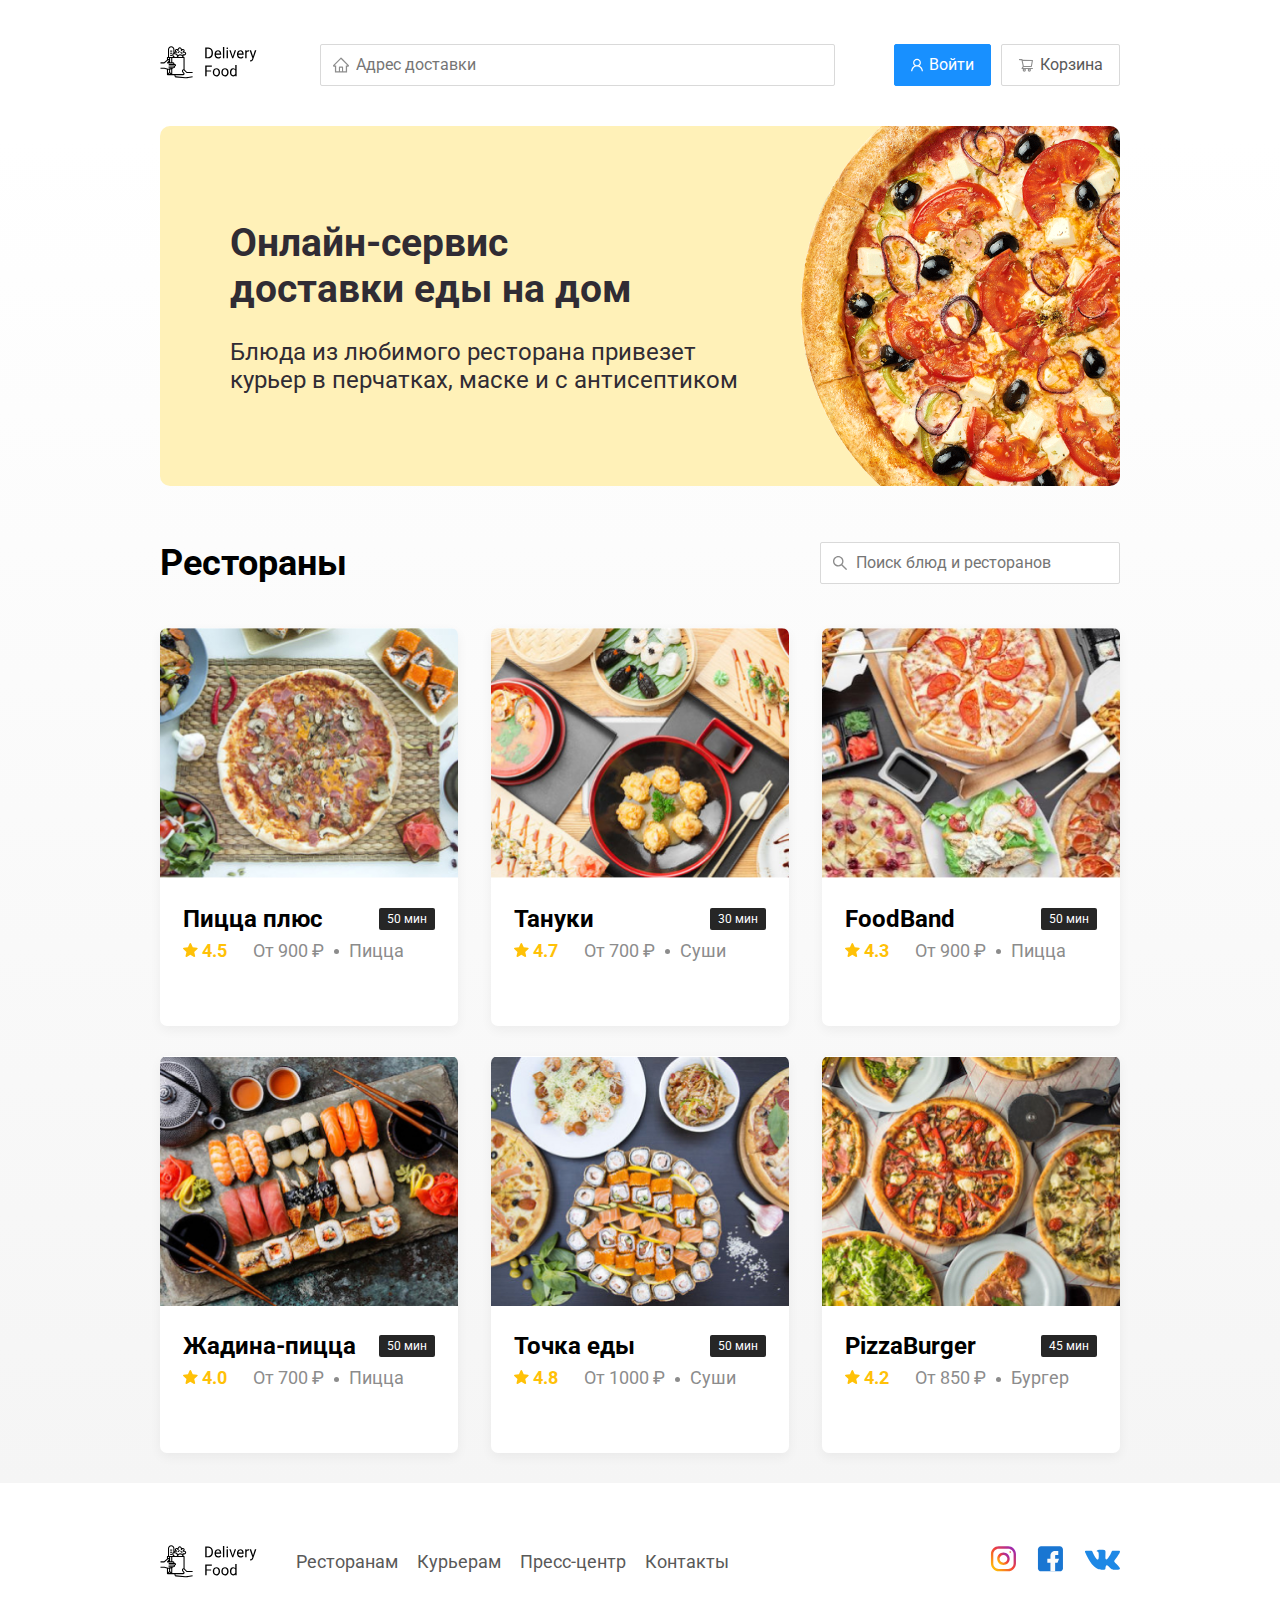
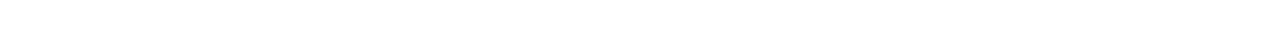
<file: index.html>
<!DOCTYPE html>
<html lang="ru">
<head>
	<meta charset="utf-8">
	<meta name="viewport" content="width-device-width, initial-scale=1.0">
	<title>Delivery Food - доставка еды на дом</title>
	<link href="https://fonts.googleapis.com/css2?family=Roboto:wght@400;700&display=swap" rel="stylesheet">
	<link rel="stylesheet" href="css/normalize.css"> 
	<link rel="stylesheet" href="css/style.css">
</head>
<body>
	<div class="container">
		<header class="header">
			<a href="index.html" class="logo"><img src="img/logo.svg" alt="logo"></a>
			
			<input type="text" class="input input-addres" placeholder="Адрес доставки">
			<div class="buttons">
				<button class="button button-primary">
					<img src="img/user.svg" alt="user" class="button-icon">
					<span class="button-text">Войти</span>
				</button>
				<button class="button" id="cart-button">
					<img src="img/shopping-cart.svg" alt="shopping cart" class="button-icon">
					<span class="button-text">Корзина</span>  
				</button>
			</div>
		</header>
	</div>

	<main class="main">
		<div class="container">
			<section class="promo">
			<h1 class="promo-title">Онлайн-сервис<br>доставки еды на дом</h1>
			<p class="promo-text">
				Блюда из любимого ресторана привезет курьер в перчатках, маске и с антисептиком
			</p>	
		</section>

		<section class="restaurantas">
			<div class="section-heading">
				<h2 class="section-title">Рестораны</h2>
				<input type="" class="input input-search" placeholder="Поиск блюд и ресторанов">
			</div>
			<div class="cards">
				<a href="restaurant.html" class="card">
					<img src="img/card-pizza+.jpg" class="card-img">
					<div class="card-text">
						<div class="card-heading">
							<h3 class="card-title">Пицца плюс</h3>
							<span class="card-tag tag">50 мин</span>
						</div>
						<div class="card-info">
							<div class="raiting">
								<img src="img/star.svg" alt="raiting" class="raiting-star">
								4.5
							</div>
							<div class="price">От 900 ₽</div>
							<div class="category">Пицца</div>
						</div>	
					</div>
				</a>
				<a href="restaurant.html" class="card">
					<img src="img/card-tanuki.jpg" class="card-img">
					<div class="card-text">
						<div class="card-heading">
							<h3 class="card-title">Тануки</h3>
							<span class="card-tag tag">30 мин</span>
						</div>
						<div class="card-info">
							<div class="raiting">
								<img src="img/star.svg" alt="raiting" class="raiting-star">
								4.7
							</div>
							<div class="price">От 700 ₽</div>
							<div class="category">Суши</div>
						</div>	
					</div>
				</a>
				<a href="restaurant.html" class="card">
					<img src="img/card-foodband.jpg" class="card-img">
					<div class="card-text">
						<div class="card-heading">
							<h3 class="card-title">FoodBand</h3>
							<span class="card-tag tag">50 мин</span>
						</div>
						<div class="card-info">
							<div class="raiting">
								<img src="img/star.svg" alt="raiting" class="raiting-star">
								4.3
							</div>
							<div class="price">От 900 ₽</div>
							<div class="category">Пицца</div>
						</div>	
					</div>
				</a>
				<a href="restaurant.html" class="card">
					<img src="img/card-zadina.jpg" class="card-img">
					<div class="card-text">
						<div class="card-heading">
							<h3 class="card-title">Жадина-пицца</h3>
							<span class="card-tag tag">50 мин</span>
						</div>
						<div class="card-info">
							<div class="raiting">
								<img src="img/star.svg" alt="raiting" class="raiting-star">
								4.0
							</div>
							<div class="price">От 700 ₽</div>
							<div class="category">Пицца</div>
						</div>	
					</div>
				</a>
				<a href="restaurant.html" class="card">
					<img src="img/card-tochka.jpg" class="card-img">
					<div class="card-text">
						<div class="card-heading">
							<h3 class="card-title">Точка еды</h3>
							<span class="card-tag tag">50 мин</span>
						</div>
						<div class="card-info">
							<div class="raiting">
								<img src="img/star.svg" alt="raiting" class="raiting-star">
								4.8
							</div>
							<div class="price">От 1000 ₽</div>
							<div class="category">Суши</div>
						</div>	
					</div>
				</a>
				<a href="restaurant.html" class="card">
					<img src="img/card-pizza-burger.jpg" class="card-img">
					<div class="card-text">
						<div class="card-heading">
							<h3 class="card-title">PizzaBurger</h3>
							<span class="card-tag tag">45 мин</span>
						</div>
						<div class="card-info">
							<div class="raiting">
								<img src="img/star.svg" alt="raiting" class="raiting-star">
								4.2
							</div>
							<div class="price">От 850 ₽</div>
							<div class="category">Бургер</div>
						</div>	
					</div>
				</a>
			</div>	
		</section>
		</div>
	</main>

	<footer class="footer">
		<div class="container">
			<div class="footer-block">
				<img src="img/logo.svg" alt="logo" class="logo footer-logo">
				<nav class="footer-nav">
					<a href="#" class="footer-link">Ресторанам</a>
					<a href="#" class="footer-link">Курьерам</a>
					<a href="#" class="footer-link">Пресс-центр</a>
					<a href="#" class="footer-link">Контакты</a>
				</nav>
				<div class="social-links">
					<a href="#" class="social-link"><img src="img/insta.svg" alt=""></a>
					<a href="#" class="social-link"><img src="img/fb.svg" alt=""></a>
					<a href="#" class="social-link"><img src="img/vk.svg" alt=""></a>
				</div>
			</div>
		</div>
	</footer>
		<div class="modal">
		<div class="modal-dialog">
			<div class="modal-header">
				<h3 class="modal-title">Корзина</h3>
				<button class="close">&times;</button>
			</div>
			<div class="modal-body">
				<div class="food-row">
					<span class="food-name">Ролл угорь стандарт</span>
					<strong class="food-price">250 ₽</strong>
					<div class="food-counter">
						<button class="counter-button">-</button>
						<span class="counter">1</span>
						<button class="counter-button">+</button>
					</div>
				</div>
				<div class="food-row">
					<span class="food-name">Ролл угорь стандарт</span>
					<strong class="food-price">250 ₽</strong>
					<div class="food-counter">
						<button class="counter-button">-</button>
						<span class="counter">1</span>
						<button class="counter-button">+</button>
					</div>
				</div>
				<div class="food-row">
					<span class="food-name">Ролл угорь стандарт</span>
					<strong class="food-price">250 ₽</strong>
					<div class="food-counter">
						<button class="counter-button">-</button>
						<span class="counter">1</span>
						<button class="counter-button">+</button>
					</div>
				</div>
				<div class="food-row">
					<span class="food-name">Ролл угорь стандарт</span>
					<strong class="food-price">250 ₽</strong>
					<div class="food-counter">
						<button class="counter-button">-</button>
						<span class="counter">1</span>
						<button class="counter-button">+</button>
					</div>
				</div>
				<div class="food-row">
					<span class="food-name">Ролл угорь стандарт</span>
					<strong class="food-price">250 ₽</strong>
					<div class="food-counter">
						<button class="counter-button">-</button>
						<span class="counter">1</span>
						<button class="counter-button">+</button>
					</div>
				</div>
			</div>
			<div class="modal-footer">
				<span class="modal-pricetag">1250 ₽</span>
				<div class="footer-buttons">
					<button class="button button-primary">Оформить заказ</button>
					<button class="button">Отмена</button>
				</div>
			</div>
		</div>
	</div>
	<script src="js/main.js"></script>
</body>
</html>
</file>
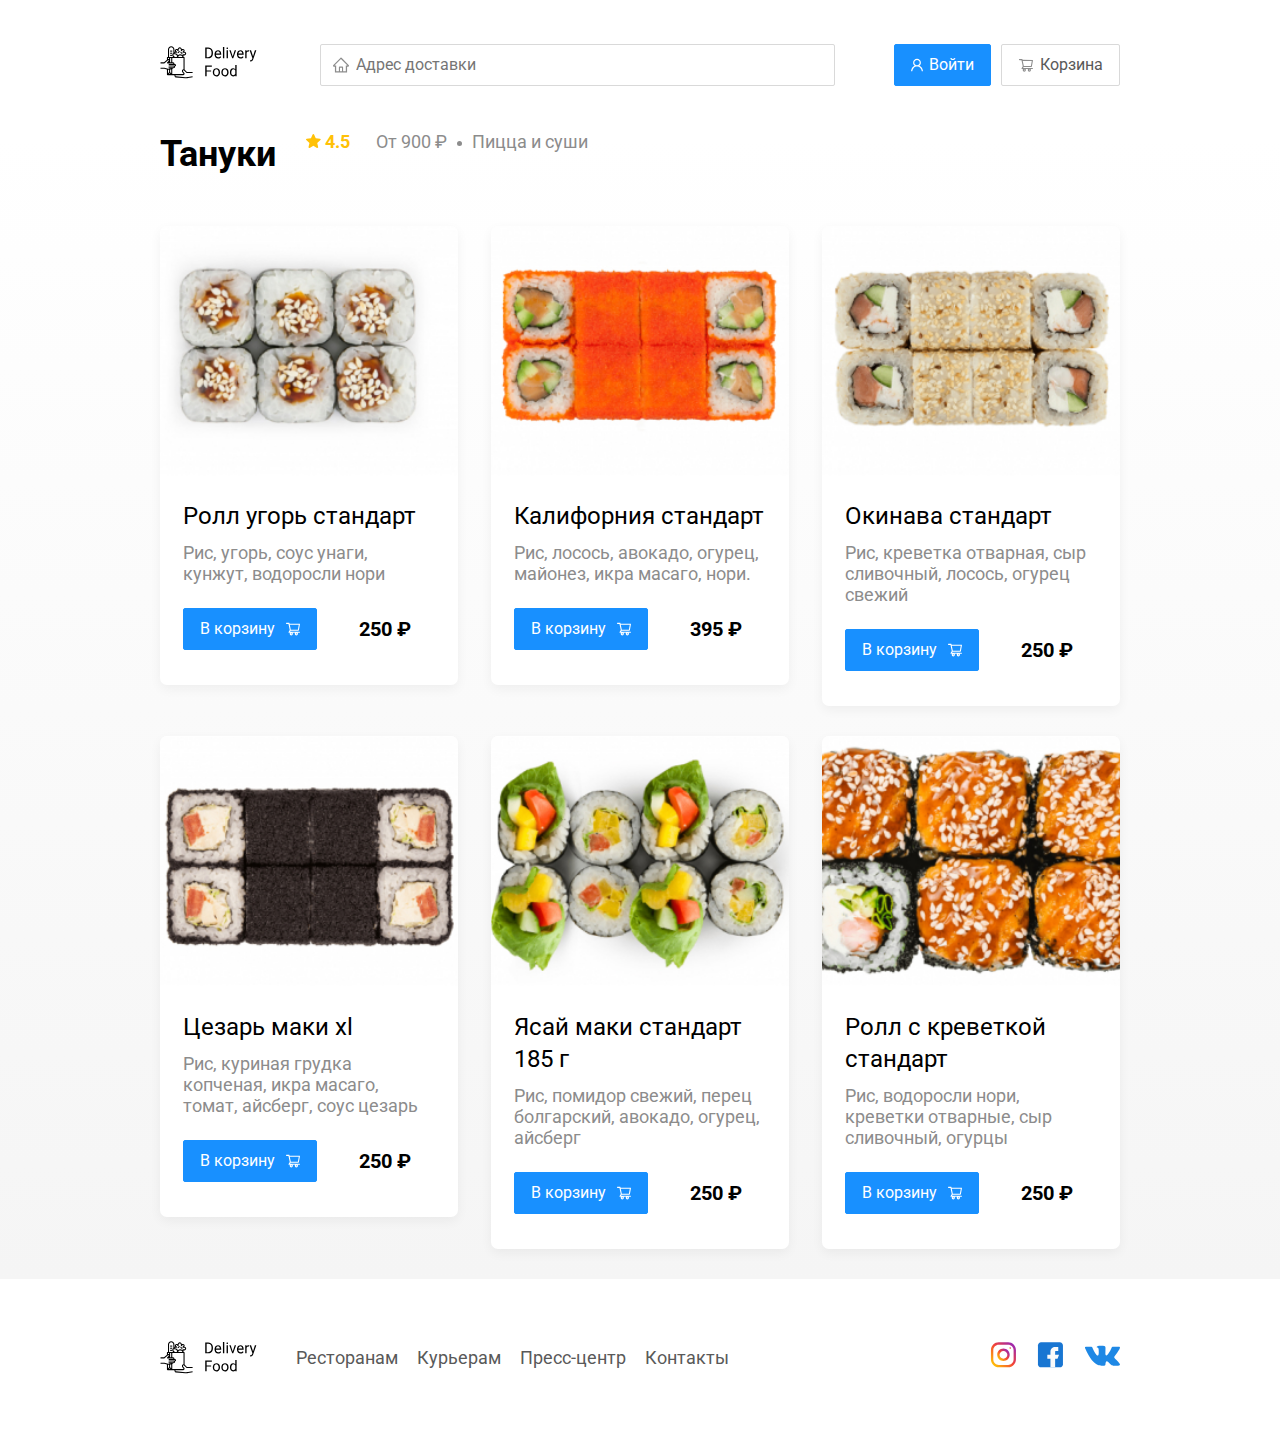
<file: restaurant.html>
<!DOCTYPE html>
<html lang="ru">
<head>
	<meta charset="utf-8">
	<meta name="viewport" content="width=device-width, initial-scale=1.0">
	<title>Тануки - доставка еды на дом</title>
	<link href="https://fonts.googleapis.com/css2?family=Roboto:wght@400;700&display=swap" rel="stylesheet">
	<link rel="stylesheet" href="css/normalize.css"> 
	<link rel="stylesheet" href="css/animate.css">
	<link rel="stylesheet" href="css/style.css">
</head>
<body>
	<div class="container">
		<header class="header">
			<a href="index.html" class="logo"><img src="img/logo.svg" alt="logo"></a>
			<input type="text" class="input input-addres" placeholder="Адрес доставки">
			<div class="buttons">
				<button class="button button-primary">
					<img src="img/user.svg" alt="user" class="button-icon">
					<span class="button-text">Войти</span>
				</button>
				<button class="button" id="cart-button">
					<img src="img/shopping-cart.svg" alt="shopping cart" class="button-icon">
					<span class="button-text">Корзина</span>  
				</button>
			</div>
		</header>
	</div>

	<main class="main">
		<div class="container">
			<section class="restaurantas">
			<div class="section-heading">
				<h2 class="section-title">Тануки</h2>
				<div class="card-info">
							<div class="raiting">
								<img src="img/star.svg" alt="raiting" class="raiting-star">
								4.5
							</div>
							<div class="price">От 900 ₽</div>
							<div class="category">Пицца и суши</div>
						</div>	
			</div>
			<div class="cards">
				<div class="card wow fadeInUp" data-wow-delay="0.2s">
					<img src="img/ugor.jpg" class="card-img">
					<div class="card-text">
						<div class="card-heading">
							<h3 class="card-title card-title-reg">Ролл угорь стандарт</h3>
						</div>
						<div class="card-info">
							<div class="ingredients">Рис, угорь, соус унаги, кунжут, водоросли нори</div>
						</div>
						<div class="card-buttons">
							<button class="button button-primary">
								<span class="button-card-text">В корзину</span> 
								<img src="img/cart.svg" alt="shopping-cart" class="button-card-image">
							</button>
							<strong class="card-price-bold">250 ₽</strong>
						</div>	
					</div>
				</div>
				<div class="card wow fadeInUp" data-wow-delay="0.4s">
					<img src="img/california.jpg" class="card-img">
					<div class="card-text">
						<div class="card-heading">
							<h3 class="card-title card-title-reg">Калифорния стандарт</h3>
						</div>
						<div class="card-info">
							<div class="ingredients">Рис, лосось, авокадо, огурец, майонез, икра масаго, нори.</div>
						</div>
						<div class="card-buttons">
							<button class="button button-primary">
								<span class="button-card-text">В корзину</span> 
								<img src="img/cart.svg" alt="shopping-cart" class="button-card-image">
							</button>
							<strong class="card-price-bold">395 ₽</strong>
						</div>	
					</div>
				</div>
				<div class="card wow fadeInUp" data-wow-delay="0.6s">
					<img src="img/okinava.jpg" class="card-img">
					<div class="card-text">
						<div class="card-heading">
							<h3 class="card-title card-title-reg">Окинава стандарт</h3>
						</div>
						<div class="card-info">
							<div class="ingredients"> Рис, креветка отварная, сыр сливочный, лосось, огурец свежий</div>
						</div>
						<div class="card-buttons">
							<button class="button button-primary">
								<span class="button-card-text">В корзину</span> 
								<img src="img/cart.svg" alt="shopping-cart" class="button-card-image">
							</button>
							<strong class="card-price-bold">250 ₽</strong>
						</div>	
					</div>
				</div>
				<div class="card wow fadeInUp" data-wow-delay="0.2s">
					<img src="img/cezar.jpg" class="card-img">
					<div class="card-text">
						<div class="card-heading">
							<h3 class="card-title card-title-reg">Цезарь маки хl</h3>
						</div>
						<div class="card-info">
							<div class="ingredients">Рис, куриная грудка копченая, икра масаго, томат, айсберг, соус цезарь</div>
						</div>
						<div class="card-buttons">
							<button class="button button-primary">
								<span class="button-card-text">В корзину</span> 
								<img src="img/cart.svg" alt="shopping-cart" class="button-card-image">
							</button>
							<strong class="card-price-bold">250 ₽</strong>
						</div>	
					</div>
				</div>
				<div class="card wow fadeInUp" data-wow-delay="0.4s">
					<img src="img/asai.jpg" class="card-img">
					<div class="card-text">
						<div class="card-heading">
							<h3 class="card-title card-title-reg">Ясай маки стандарт 185 г</h3>
						</div>
						<div class="card-info">
							<div class="ingredients">Рис, помидор свежий, перец болгарский, авокадо, огурец, айсберг</div>
						</div>
						<div class="card-buttons">
							<button class="button button-primary">
								<span class="button-card-text">В корзину</span> 
								<img src="img/cart.svg" alt="shopping-cart" class="button-card-image">
							</button>
							<strong class="card-price-bold">250 ₽</strong>
						</div>	
					</div>
				</div>

				<div class="card wow fadeInUp" data-wow-delay="0.6s"> 
					<img src="img/shrimp.jpg" class="card-img">
					<div class="card-text">
						<div class="card-heading">
							<h3 class="card-title card-title-reg">Ролл с креветкой стандарт</h3>
						</div>
						<div class="card-info">
							<div class="ingredients">Рис, водоросли нори, креветки отварные, сыр сливочный, огурцы</div>
						</div>
						<div class="card-buttons">
							<button class="button button-primary">
								<span class="button-card-text">В корзину</span> 
								<img src="img/cart.svg" alt="shopping-cart" class="button-card-image">
							</button>
							<strong class="card-price-bold">250 ₽</strong>
						</div>	
					</div>
				</div>
			</div>	
		</section>
		</div>
	</main>

	<footer class="footer">
		<div class="container">
			<div class="footer-block">
				<img src="img/logo.svg" alt="logo" class="logo footer-logo">
				<nav class="footer-nav">
					<a href="#" class="footer-link">Ресторанам</a>
					<a href="#" class="footer-link">Курьерам</a>
					<a href="#" class="footer-link">Пресс-центр</a>
					<a href="#" class="footer-link">Контакты</a>
				</nav>
				<div class="social-links">
					<a href="#" class="social-link"><img src="img/insta.svg" alt=""></a>
					<a href="#" class="social-link"><img src="img/fb.svg" alt=""></a>
					<a href="#" class="social-link"><img src="img/vk.svg" alt=""></a>
				</div>
			</div>
		</div>
	</footer>

	<div class="modal">
		<div class="modal-dialog">
			<div class="modal-header">
				<h3 class="modal-title">Корзина</h3>
				<button class="close">&times;</button>
			</div>
			<div class="modal-body">
				<div class="food-row">
					<span class="food-name">Ролл угорь стандарт</span>
					<strong class="food-price">250 ₽</strong>
					<div class="food-counter">
						<button class="counter-button">-</button>
						<span class="counter">1</span>
						<button class="counter-button">+</button>
					</div>
				</div>
				<div class="food-row">
					<span class="food-name">Ролл угорь стандарт</span>
					<strong class="food-price">250 ₽</strong>
					<div class="food-counter">
						<button class="counter-button">-</button>
						<span class="counter">1</span>
						<button class="counter-button">+</button>
					</div>
				</div>
				<div class="food-row">
					<span class="food-name">Ролл угорь стандарт</span>
					<strong class="food-price">250 ₽</strong>
					<div class="food-counter">
						<button class="counter-button">-</button>
						<span class="counter">1</span>
						<button class="counter-button">+</button>
					</div>
				</div>
				<div class="food-row">
					<span class="food-name">Ролл угорь стандарт</span>
					<strong class="food-price">250 ₽</strong>
					<div class="food-counter">
						<button class="counter-button">-</button>
						<span class="counter">1</span>
						<button class="counter-button">+</button>
					</div>
				</div>
				<div class="food-row">
					<span class="food-name">Ролл угорь стандарт</span>
					<strong class="food-price">250 ₽</strong>
					<div class="food-counter">
						<button class="counter-button">-</button>
						<span class="counter">1</span>
						<button class="counter-button">+</button>
					</div>
				</div>
			</div>
			<div class="modal-footer">
				<span class="modal-pricetag">1250 ₽</span>
				<div class="footer-buttons">
					<button class="button button-primary">Оформить заказ</button>
					<button class="button">Отмена</button>
				</div>
			</div>
		</div>
	</div>
	<script src="js/wow.min.js"></script>
	<script src="js/main.js"></script>
</body>
</html>
</file>
<file: css/style.css>
* {
	box-sizing: border-box;
}

body {
	padding-top: 44px;
	font-family: 'Roboto', sans-serif;
}

.container {
	max-width: 1200px;
	margin: auto;
}

.header {
	margin-bottom: 40px;
	display: flex;
	align-items: center;
	justify-content: space-between;
}

.input {
	background: #FFFFFF;
	border: 1px solid #D9D9D9;
	border-radius: 2px;
	font-size: 16px;
	line-height: 24px;
	padding: 8px;
	padding-left: 35px;	
	background-repeat: no-repeat;
	background-position: left 11px center;
}

.input-addres {
	flex: 0.8;
	background-image: url(../img/home.svg);
}

.buttons {
	display: flex;
	align-items: center;
}

.button {
	display: flex;
	align-items: center;
	padding:  8px 16px;
	background: #FFFFFF;
	border: 1px solid #D9D9D9;
	box-sizing: border-box;
	box-shadow: 0px 0px 2px rgba(0, 0, 0, 0.0015);
	border-radius: 2px;
	color: #595959;
	font-size: 16px;
	line-height: 24px;
}

.button-primary {
	background: #1890FF;
	border: 1px solid #1890FF;
	color: #FFFFFF;
	margin-right: 10px;
}

.button-card-text {
	margin-right: 10px;
}

.button-icon {
	margin-right: 6px;
	vertical-align: middle;
}

.button-text {
	vertical-align: middle;
}

.main {
	background: linear-gradient(180deg, rgba(245, 245, 245, 0) 1.04%, #F5F5F5 100%);
}

.promo {
	box-shadow: 0px 7px 12px rgba(158, 158, 163, 0.1));
	background: #FFF1B8 url(../img/promo-img.png) no-repeat top -100px right -247px/924px;
	border-radius: 10px;
	padding: 68px 70px;
	margin-bottom: 56px;
}

.promo-title {
	font-style: normal;
	font-weight: bold;
	font-size: 39px;
	line-height: 46px;
	color: #302C34;
}

.promo-text {
	max-width: 538px;
	font-style: normal;
	font-weight: normal;
	font-size: 24px;
	line-height: 28px;
	color: #302C34;
}

.section-heading {
	display: flex;
	align-items: center;
	margin-bottom: 44 px;
}

.section-title {
	font-style: normal;
	font-weight: bold;
	font-size: 36px;
	line-height: 42px;
	color: #000000;
	margin: 0;
	margin-right: 30px;
}

.input-search {
	width: 300px;
	background-image: url(../img/search.svg);
	margin-left: auto;
}

.cards {
	display: flex;
	align-items: flex-start;
	flex-wrap: wrap;
	justify-content: space-between;
	margin-top: 44px;
}

.card {
	background: #FFFFFF;
	box-shadow: 0px 4px 12px rgba(0, 0, 0, 0.05);
	border-radius: 7px;
	overflow: hidden;
	margin-bottom: 30px;
	flex-basis: 31%;
	text-decoration: none;
}

.card-img {
	width: 384px;
	height: 250px;
	object-fit: cover;
}

.card-heading {
	display: flex; 
	align-items: center;
	justify-content: space-between;
}

.card-title {
	margin: 0;
	font-style: normal;
	font-weight: bold;
	font-size: 24px;
	line-height: 32px;
	color: #000000;
}

.card-title-reg {
	font-weight: 400;
	margin-bottom: 10px;
	color: #000000;
}

.card-text {
	padding-top: 20px;
	padding-bottom: 35px;
	padding-left: 23px;
	padding-right: 23px;
}

.card-tag {
	font-style: normal;
	font-weight: normal;
	font-size: 12px;
	line-height: 20px;
	color: #FFFFFF;
	background: #262626;
	border-radius: 2px;
	padding: 1px 8px;
}

.card-info {
	display: flex;
	align-items: center;
	margin-bottom: 24px;
}

.card-buttons {
	display: flex;
	align-items: center;
}

.card-price-bold {
	font-weight: bold;
	font-size: 20px;
	line-height: 32px;
	margin-left: 32px;
	color: #000000;
}

.raiting {
	margin-right: 26px;
	color: #FFC107;
	font-weight: bold;
	font-size: 18px;
	line-height: 32px;
}

.price, .category {
	color: #8C8C8C;
	font-size: 18px;
	line-height: 32px;
}

.price {
	margin-right: 10px;
}

.price:after {
	content: "";
	width: 5px;
	height: 5px;
	background-color: #8C8C8C;
	display: inline-block;
	vertical-align: middle;
	border-radius: 50%;
	margin-left: 10px;
}

.ingredients {
	color: #8C8C8C;
	font-size: 18px;
	line-height: 21px;
}

.footer {
	padding: 60px 0;
}

.footer-block {
	  display: flex;
	  align-items: center;
	  justify-content: space-between;
}

.footer-nav {
	margin-right: auto;
	margin-left: 35px;
}

.footer-link {
	display: inline-block;
	color: #595959;
	font-style: normal;
	font-weight: normal;
	font-size: 18px;
	line-height: 21px;
	text-decoration: none;
}

.footer-link:not(:last-child) {
	margin-right: 15px;
}

.social-links {
	display: flex;
	align-items: center;
}

.social-link:not(:last-child) {
	margin-right: 21px;
}

.modal {
	position: fixed;
	left: 0;
	top: 0;
	width: 100%;
	height: 100%;
	background: rgba(0, 0, 0, 0.4);
	display: none;
}

.is-open {
	display: flex;
}

.modal-dialog {
	max-width: 780px;
	width: 95%;
	background: #FFFFFF;
	border-radius: 5px;
	margin: auto;
	padding: 40px 45px;
}

.modal-header {
	display: flex;
	align-items: center;
	justify-content: space-between;
	margin-bottom: 45px;
}

.modal-title {
	margin: 0;
	font-weight: bold;
	font-size: 36px;
	line-height: 42px;
}

.close {
	font-size: 36px;
	border: none;
	background-color: transparent;
}

.modal-body {
	margin-bottom: 52px;
}

.food-row {
	display: flex;
	align-items: flex-start;
	justify-content: space-between;
	padding-bottom: 8px;
	border-bottom: 1px solid #D9D9D9;
	margin-bottom: 15px;
}

.food-price {
	margin-left: auto;
	margin-right: 47px;
	font-weight: bold;
	font-size: 20px;
	line-height: 32px;
}

.food-name {
	font-weight: normal;
	font-size: 18px;
	line-height: 32px;
}

.food-counter {
	display: flex;
	align-items: center;
}

.counter-button {
	display: flex;
	align-items: center;
	justify-content: center;
	width: 39px;
	height: 32px;
	background: #FFFFFF;
	border: 1px solid #40A9FF;
	box-sizing: border-box;
	border-radius: 2px;
	font-weight: normal;
	font-size: 16px;
	line-height: 24px;
	color: #40A9FF;
}

.counter {
	font-size: 16px;
	line-height: 24px;
	margin-right: 10px;
	margin-left: 10px;
}

.modal-footer {
	display: flex;
	align-items: center;
	justify-content: space-between;
}

.footer-buttons {
	display: flex;
	align-items: center;
}

.modal-pricetag {
	background: #262626;
	border-radius: 5px;
	color: #FFFFFF;
	padding: 15px 20px;
	font-size: 20px;
	line-height: 23px;
}

@media (max-width: 1366px) {
	.container {
		max-width: 960px;
	}

	.promo {
		background-position: center right -300px;
		background-size: 750px;
	}

	.card-img {
    	width: 100%;
	}
}

@media (max-width: 992px) {
	.container {
		max-width: 750px;
	}

	.promo {
		padding: 50px;
		background-size: 500px;
		background-position: center right -200px;
	}

	.promo-text {
		font-size: 18px;
		max-width: 400px;
	}

	.card {
		flex-basis: 49%;
	}

	.footer-link {
		font-size: 16px;
	}
}

@media (max-width: 768px) {
	.container {
		max-width: 560px;
	}

	.promo {
		background-size: 400px;
		background-position: bottom 50px right -200px;
	}

	.promo-title {
		font-size: 24px;
		line-height: 1.4;
	}

	.promo-text {
		margin-top: 0;
	}

	.card-title {
		font-size: 18px;
	}
}

@media (max-width: 578px) {
	.container {
		width: 90%;
	}

	.header {
		flex-wrap: wrap;
	}

	.input-addres {
		margin-top: 15px;
		order: 5;
		flex: 1;
	}

	.promo {
		background-image: none;
	}

	.promo-title {
		margin-bottom: 10px;
	}

	.section-title {
		font-size: 20px;
	}

	.card {
		flex-basis: 100%;
	}

	.card-img {
		width: 100%;
	}

	.footer {
		padding: 30px 0;
	}

	.footer-block {
		align-items: flex-start;
	}

	.footer-nav {
		margin-left: 0;
		margin-right: 0; 
		order: 0;
		display: flex;
		flex-direction: column;
	}

	.footer-logo {
		margin-right: 15px;
		order: 1;
	}

	.social-links {
		order: 2;
	}
}
</file>
